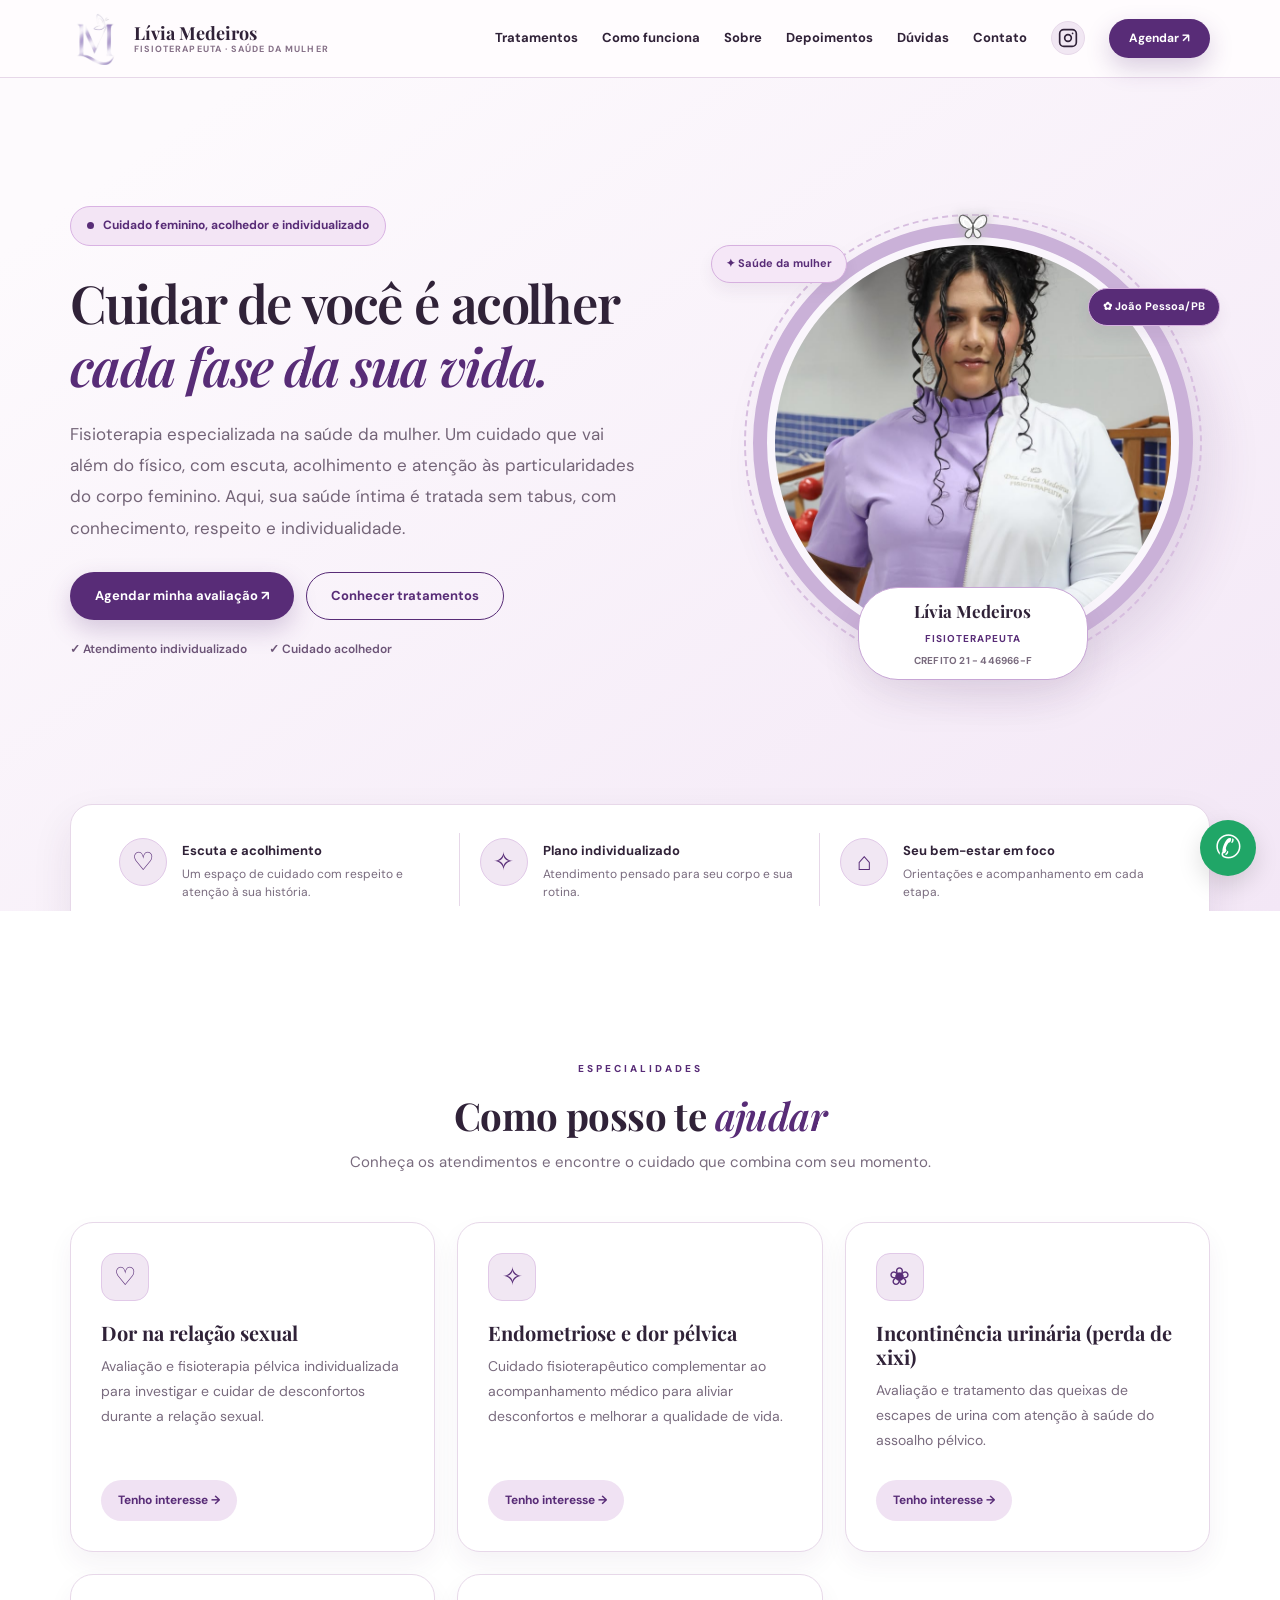
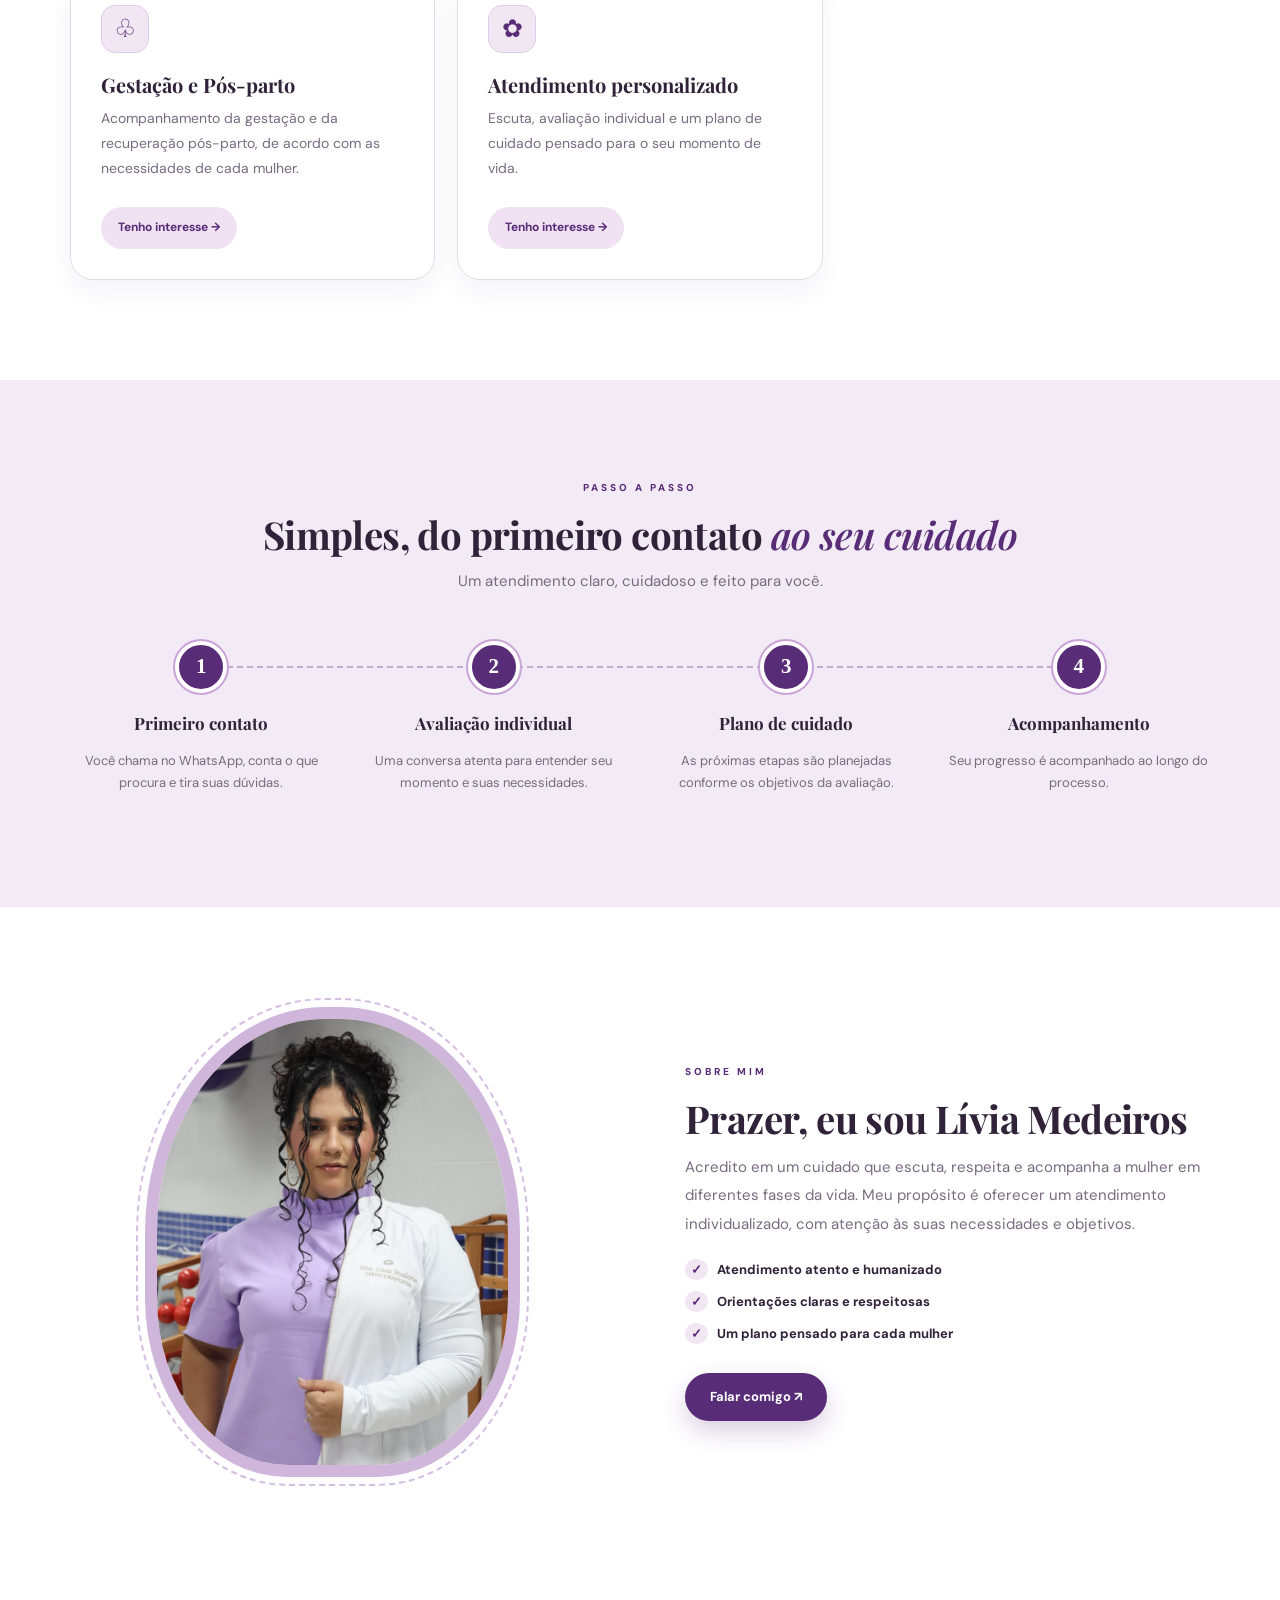
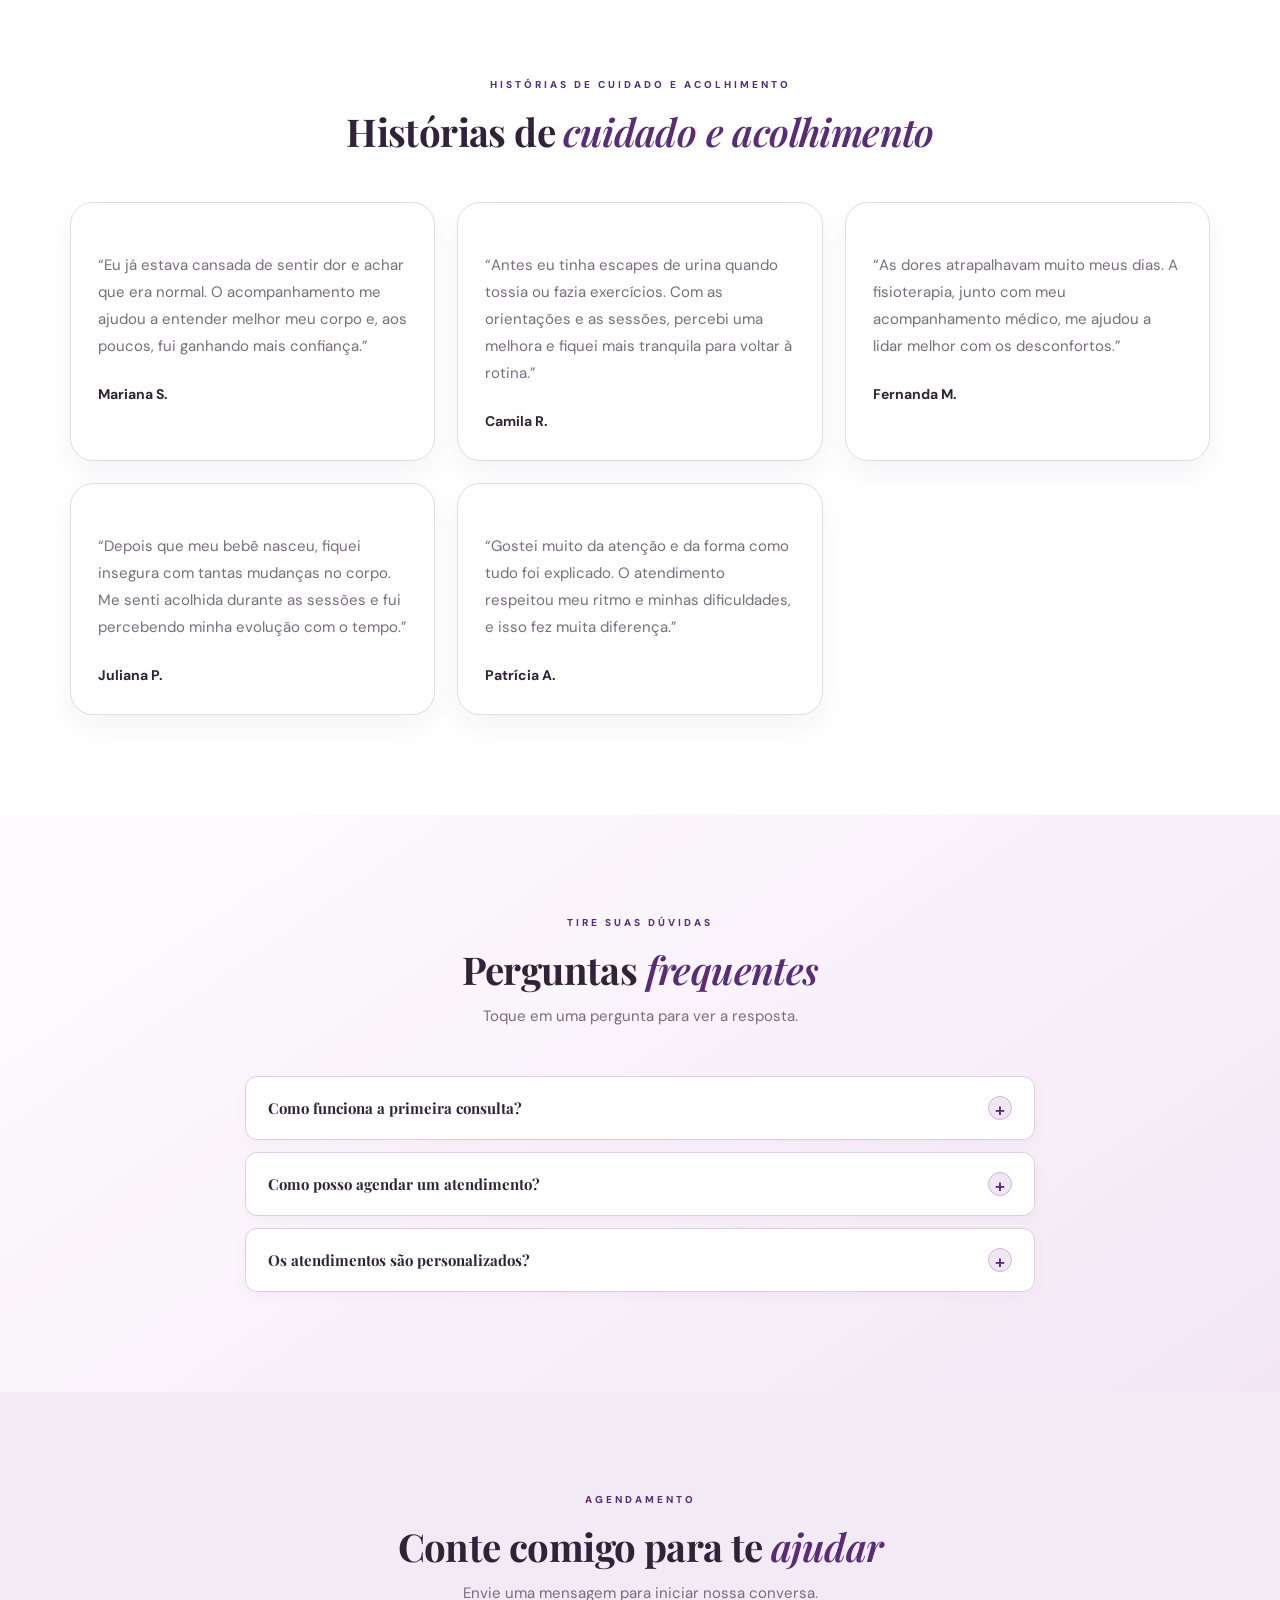
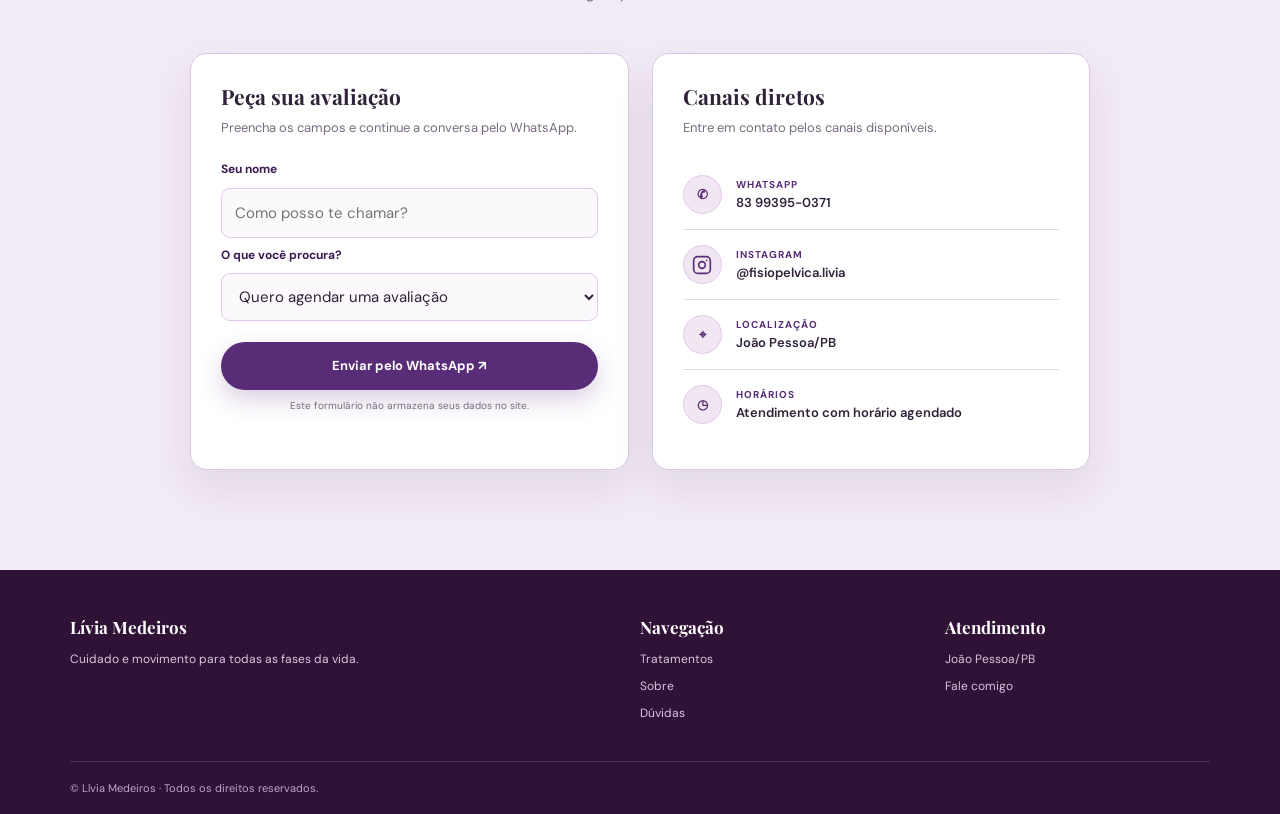
<file: index.html>
<!DOCTYPE html>
<html lang="pt-BR">
<head>
  <meta charset="UTF-8">
  <meta name="viewport" content="width=device-width, initial-scale=1">
  <meta name="theme-color" content="#572b79">
  <meta name="description" content="Lívia Medeiros — fisioterapia e saúde da mulher em João Pessoa/PB.">
  <title>Lívia Medeiros | Fisioterapia e Saúde da Mulher</title>
  <link rel="icon" type="image/png" href="assets/img/logo-livia.png">
  <link rel="preconnect" href="https://fonts.googleapis.com">
  <link rel="preconnect" href="https://fonts.gstatic.com" crossorigin>
  <link href="https://fonts.googleapis.com/css2?family=DM+Sans:wght@400;500;600;700&family=Playfair+Display:ital,wght@0,500;0,600;0,700;1,500;1,600&display=swap" rel="stylesheet">
  <link rel="stylesheet" href="assets/css/style.css">
  <script src="assets/js/data.js" defer></script>
  <script src="assets/js/supabase-config.js" defer></script>
  <script src="assets/js/supabase-client.js" defer></script>
  <script src="assets/js/site.js" defer></script>
</head>

<body>
  <header class="site-header">
    <div class="container header-inner">
      <a class="brand" href="#inicio" aria-label="Voltar ao início">
        <span class="brand-mark"><img class="brand-logo" src="assets/img/logo-livia.png" alt="Logomarca Lívia Medeiros"></span>
        <span class="brand-copy"><strong data-field="name">Lívia Medeiros</strong><small data-field="subtitle">FISIOTERAPEUTA · SAÚDE DA MULHER</small></span>
      </a>
      <button class="mobile-menu" type="button" aria-label="Abrir menu" aria-expanded="false" aria-controls="main-menu">☰</button>
      <nav class="nav" id="main-menu" aria-label="Navegação principal">
        <a href="#tratamentos">Tratamentos</a>
        <a href="#como-funciona">Como funciona</a>
        <a href="#sobre">Sobre</a>
        <a href="#depoimentos">Depoimentos</a>
        <a href="#duvidas">Dúvidas</a>
        <a href="#contato">Contato</a>
        <a class="instagram-link" id="header-instagram" hidden target="_blank" rel="noopener noreferrer" aria-label="Instagram"><svg viewBox="0 0 24 24" width="20" height="20" fill="none" stroke="currentColor" stroke-width="2" stroke-linecap="round" stroke-linejoin="round" aria-hidden="true"><rect x="2" y="2" width="20" height="20" rx="5"></rect><circle cx="12" cy="12" r="4"></circle><circle cx="17.5" cy="6.5" r="1" fill="currentColor" stroke="none"></circle></svg></a>
        <a class="btn btn-primary btn-small" id="header-book" href="#contato">Agendar ↗</a>
      </nav>
    </div>
  </header>
  <main>
    <section class="hero section-soft" id="inicio">
      <div class="container hero-grid">
        <div class="hero-copy">
          <div class="eyebrow-pill"><span class="dot"></span><span data-field="badge">Cuidado feminino, acolhedor e individualizado</span></div>
          <h1 id="hero-title">Cuidar de você é acolher <em>cada fase da sua vida.</em></h1>
          <p class="hero-description" data-field="description"></p>
          <div class="hero-actions">
            <a class="btn btn-primary" id="hero-book" href="#contato">Agendar minha avaliação ↗</a>
            <a class="btn btn-outline" href="#tratamentos">Conhecer tratamentos</a>
          </div>
          <div class="hero-trust"><span>✓ Atendimento individualizado</span><span>✓ Cuidado acolhedor</span></div>
        </div>
        <div class="portrait-area">
          <div class="portrait-ring">
            <div class="portrait-inner"><img data-photo src="assets/img/livia-perfil.png" alt="Retrato profissional de Lívia Medeiros"></div>
            <div class="butterfly-orbit" aria-hidden="true">
              <img src="assets/img/borboleta.svg" alt="">
            </div>
          </div>
          <div class="portrait-tag tag-top">✦ Saúde da mulher</div>
          <div class="portrait-tag tag-side">✿ <span data-field="city"></span></div>
          <div class="portrait-name"><strong data-field="name"></strong><small>FISIOTERAPEUTA</small><small class="crefito" data-field="crefito"></small></div>
        </div>
      </div>
      <div class="container trust-panel">
        <div class="trust-item"><span class="trust-icon">♡</span><div><strong>Escuta e acolhimento</strong><p>Um espaço de cuidado com respeito e atenção à sua história.</p></div></div>
        <div class="trust-item"><span class="trust-icon">✧</span><div><strong>Plano individualizado</strong><p>Atendimento pensado para seu corpo e sua rotina.</p></div></div>
        <div class="trust-item"><span class="trust-icon">⌂</span><div><strong>Seu bem-estar em foco</strong><p>Orientações e acompanhamento em cada etapa.</p></div></div>
      </div>
    </section>
    <section class="section-pad treatments" id="tratamentos">
      <div class="container">
        <div class="section-heading center"><span class="overline">ESPECIALIDADES</span><h2>Como posso te <em>ajudar</em></h2><p>Conheça os atendimentos e encontre o cuidado que combina com seu momento.</p></div>
        <div class="service-grid" id="service-grid"></div>
      </div>
    </section>
    <section class="section-pad steps-section section-lavender" id="como-funciona">
      <div class="container">
        <div class="section-heading center"><span class="overline">PASSO A PASSO</span><h2>Simples, do primeiro contato <em>ao seu cuidado</em></h2><p>Um atendimento claro, cuidadoso e feito para você.</p></div>
        <div class="steps-grid">
          <div class="step"><div class="step-number">1</div><h3>Primeiro contato</h3><p>Você chama no WhatsApp, conta o que procura e tira suas dúvidas.</p></div>
          <div class="step"><div class="step-number">2</div><h3>Avaliação individual</h3><p>Uma conversa atenta para entender seu momento e suas necessidades.</p></div>
          <div class="step"><div class="step-number">3</div><h3>Plano de cuidado</h3><p>As próximas etapas são planejadas conforme os objetivos da avaliação.</p></div>
          <div class="step"><div class="step-number">4</div><h3>Acompanhamento</h3><p>Seu progresso é acompanhado ao longo do processo.</p></div>
        </div>
      </div>
    </section>
    <section class="section-pad about-section" id="sobre">
      <div class="container about-grid">
        <div class="about-image"><div class="about-image-frame"><img data-photo src="assets/img/livia-perfil.png" alt="Lívia Medeiros"></div></div>
        <div class="about-text">
          <span class="overline">SOBRE MIM</span>
          <h2 data-field="aboutTitle"></h2>
          <div class="about-paragraph" data-field="about"></div>
          <ul class="check-list"><li>Atendimento atento e humanizado</li><li>Orientações claras e respeitosas</li><li>Um plano pensado para cada mulher</li></ul>
          <a class="btn btn-primary" id="about-book" href="#contato">Falar comigo ↗</a>
        </div>
      </div>
    </section>
    <section class="section-pad testimonials-section" id="depoimentos">
      <div class="container">
        <div class="section-heading center"><span class="overline">HISTÓRIAS DE CUIDADO E ACOLHIMENTO</span><h2>Histórias de <em>cuidado e acolhimento</em></h2></div>
        <div class="testimonial-grid" id="testimonial-grid"></div>
      </div>
    </section>
    <section class="section-pad faq-section section-soft" id="duvidas">
      <div class="container narrow">
        <div class="section-heading center"><span class="overline">TIRE SUAS DÚVIDAS</span><h2>Perguntas <em>frequentes</em></h2><p>Toque em uma pergunta para ver a resposta.</p></div>
        <div class="faq-list" id="faq-list"></div>
      </div>
    </section>
    <section class="section-pad contact-section section-lavender" id="contato">
      <div class="container">
        <div class="section-heading center"><span class="overline">AGENDAMENTO</span><h2>Conte comigo para te <em>ajudar</em></h2><p>Envie uma mensagem para iniciar nossa conversa.</p></div>
        <div class="contact-grid">
          <div class="contact-card">
            <h3>Peça sua avaliação</h3>
            <p>Preencha os campos e continue a conversa pelo WhatsApp.</p>
            <form id="contact-form">
              <label for="contact-name">Seu nome</label>
              <input id="contact-name" placeholder="Como posso te chamar?" maxlength="80" required>
              <label for="contact-service">O que você procura?</label>
              <select id="contact-service"><option value="uma avaliação">Quero agendar uma avaliação</option></select>
              <button class="btn btn-primary btn-full" type="submit">Enviar pelo WhatsApp ↗</button>
              <small>Este formulário não armazena seus dados no site.</small>
            </form>
          </div>
          <div class="contact-card">
            <h3>Canais diretos</h3>
            <p>Entre em contato pelos canais disponíveis.</p>
            <div class="contact-detail"><span class="contact-icon">✆</span><div><small>WHATSAPP</small><span id="contact-whatsapp">Em breve</span></div></div>
            <div class="contact-detail"><span class="contact-icon"><svg viewBox="0 0 24 24" width="20" height="20" fill="none" stroke="currentColor" stroke-width="2" stroke-linecap="round" stroke-linejoin="round" aria-hidden="true"><rect x="2" y="2" width="20" height="20" rx="5"></rect><circle cx="12" cy="12" r="4"></circle><circle cx="17.5" cy="6.5" r="1" fill="currentColor" stroke="none"></circle></svg></span><div><small>INSTAGRAM</small><span id="contact-instagram">Em breve</span></div></div>
            <div class="contact-detail"><span class="contact-icon">⌖</span><div><small>LOCALIZAÇÃO</small><span id="contact-address"></span></div></div>
            <div class="contact-detail"><span class="contact-icon">◷</span><div><small>HORÁRIOS</small><span data-field="hours"></span></div></div>
          </div>
        </div>
      </div>
    </section>
  </main>
  <footer class="site-footer">
    <div class="container footer-content">
      <div><strong data-field="name"></strong><p data-field="footer"></p></div>
      <div><strong>Navegação</strong><a href="#tratamentos">Tratamentos</a><a href="#sobre">Sobre</a><a href="#duvidas">Dúvidas</a></div>
      <div><strong>Atendimento</strong><p data-field="city"></p><a href="#contato">Fale comigo</a></div>
    </div>
    <div class="container footer-bottom">© Lívia Medeiros · Todos os direitos reservados.</div>
  </footer>
  <a class="floating-whats" id="floating-whats" hidden aria-label="Conversar no WhatsApp" target="_blank" rel="noopener noreferrer">✆</a>
</body>
</html>
</file>
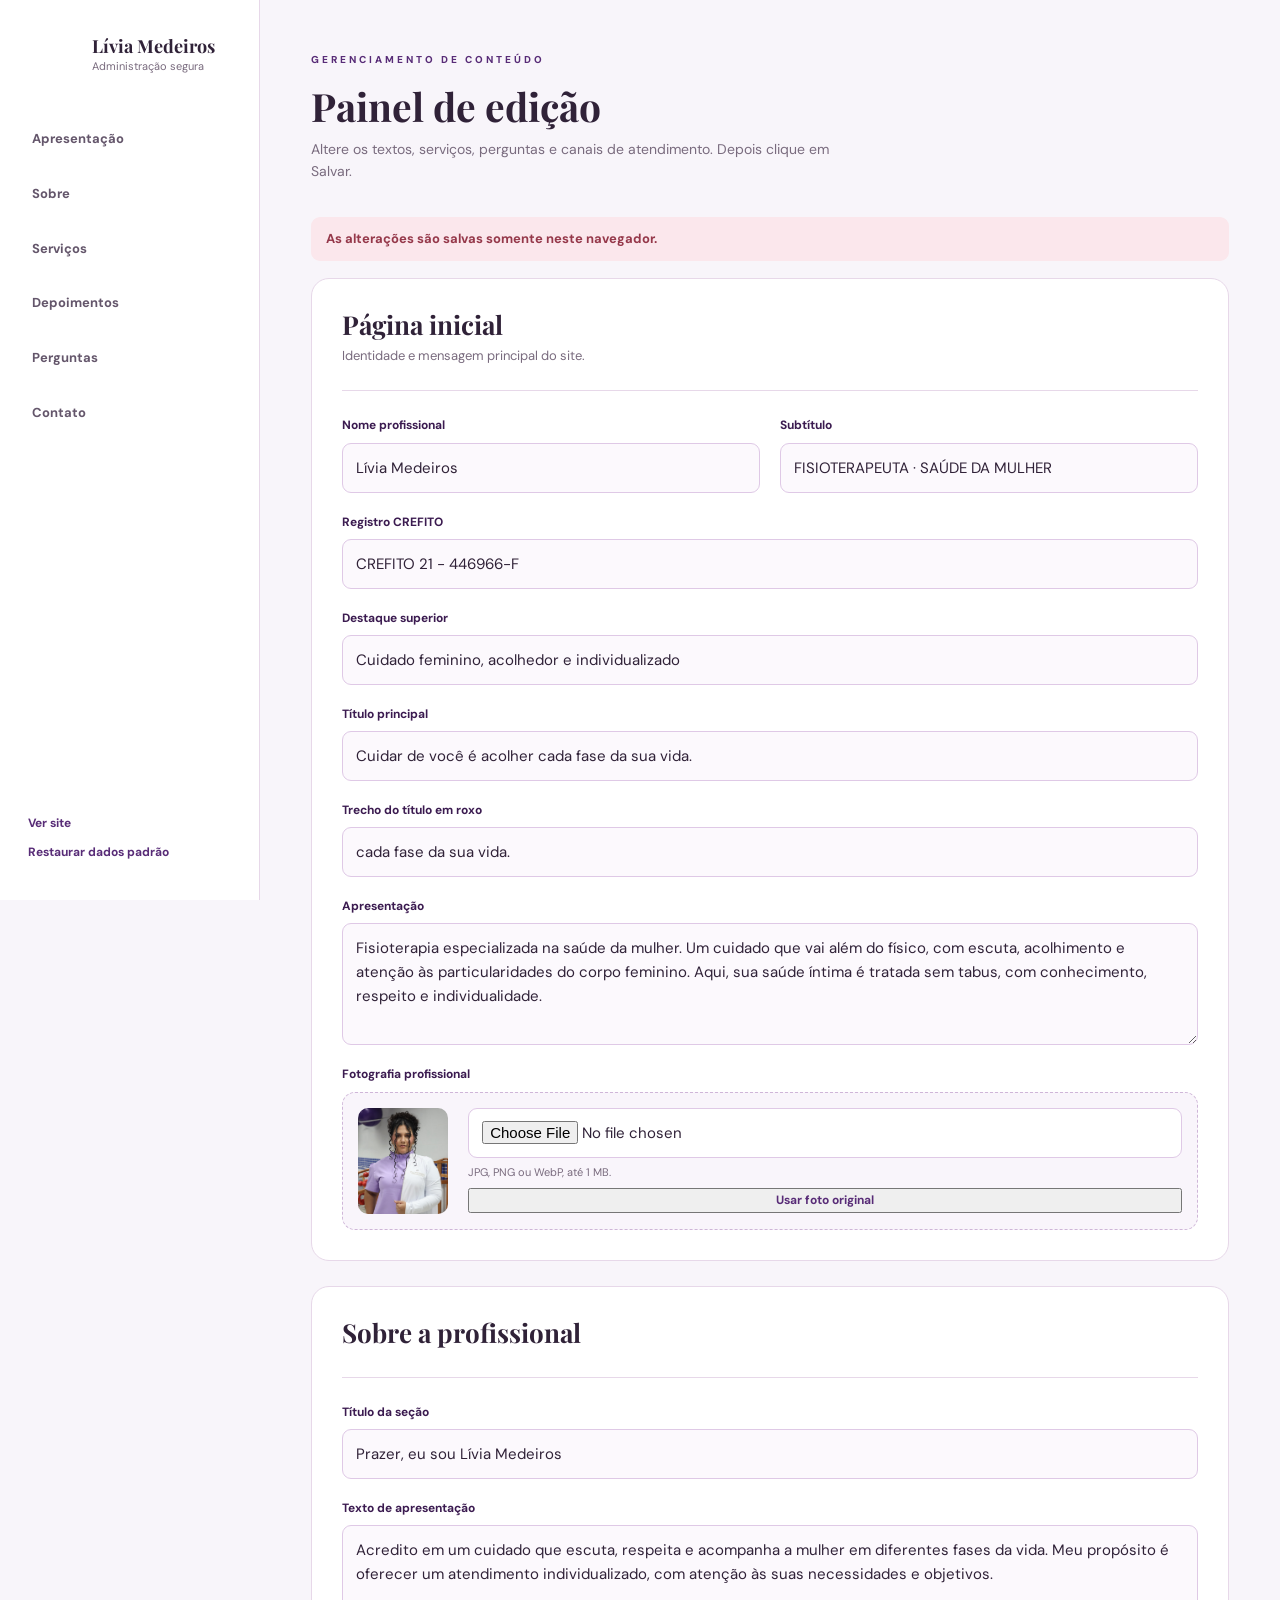
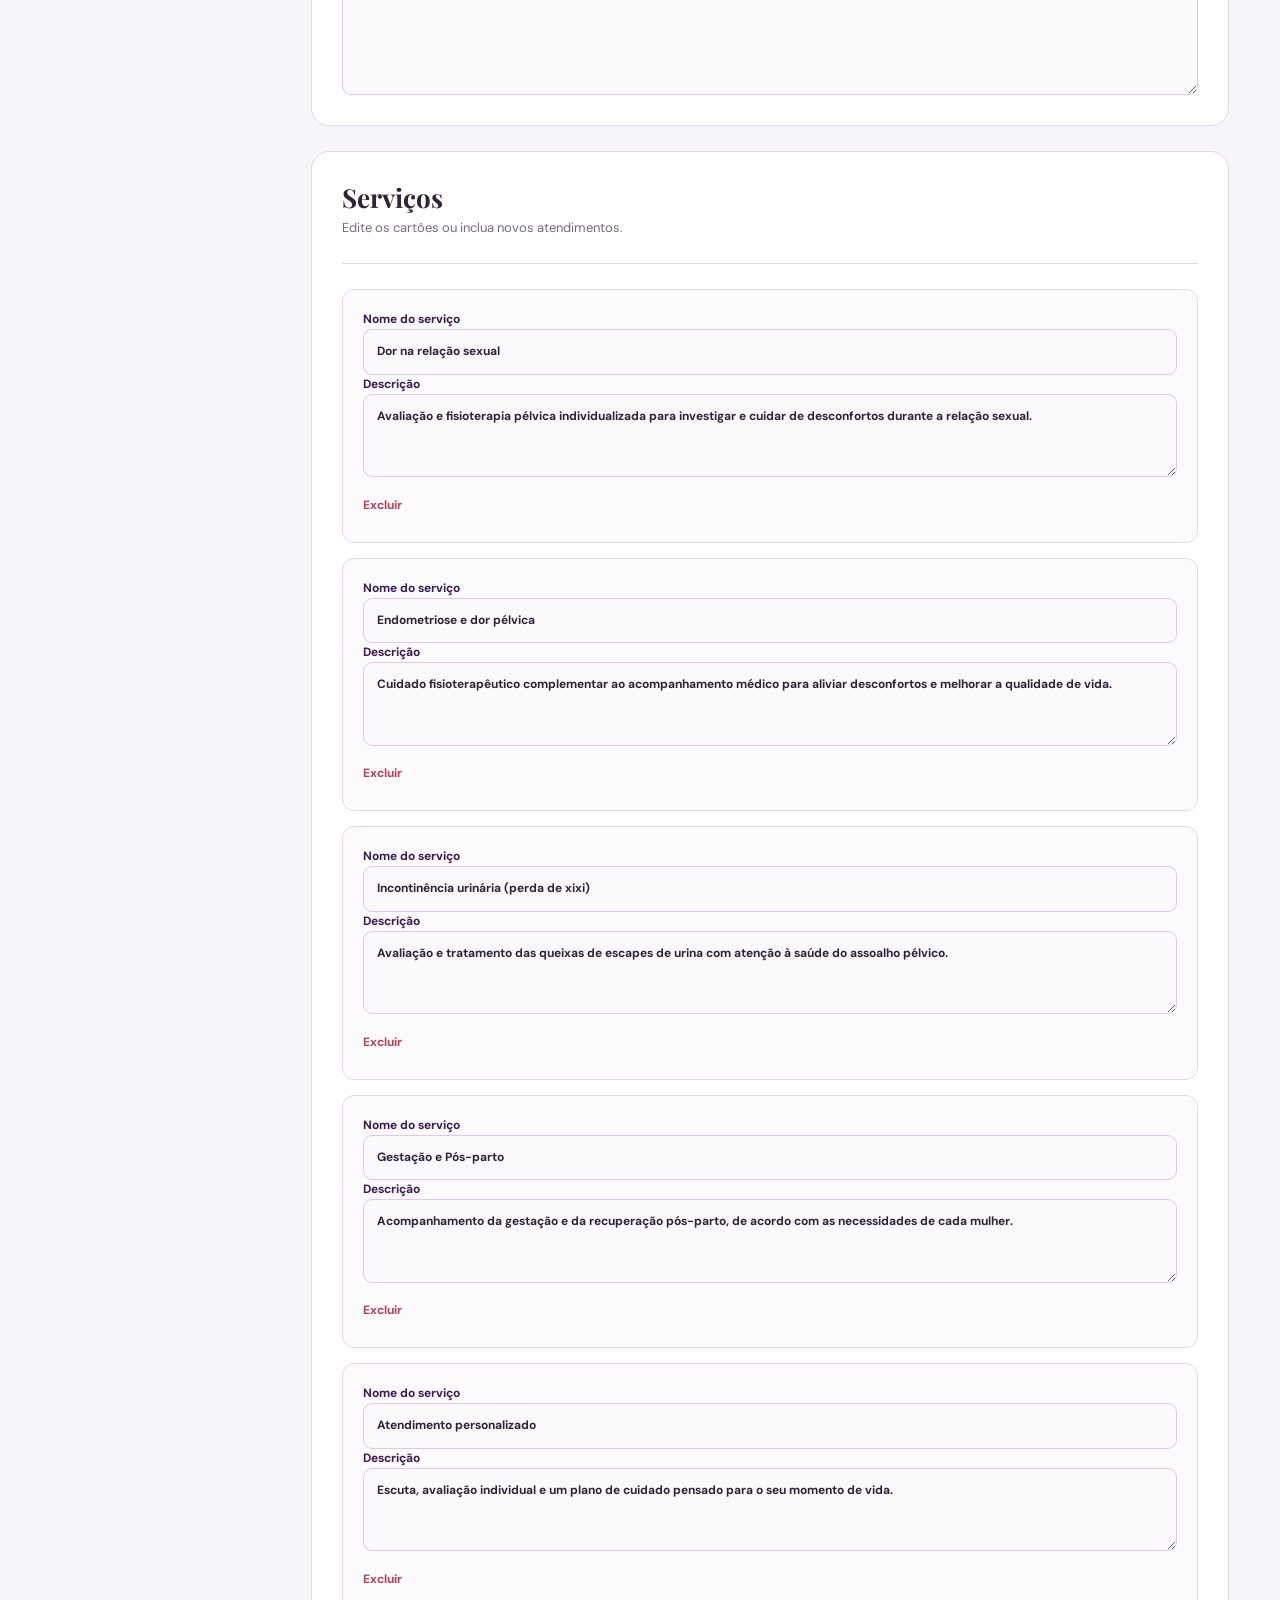
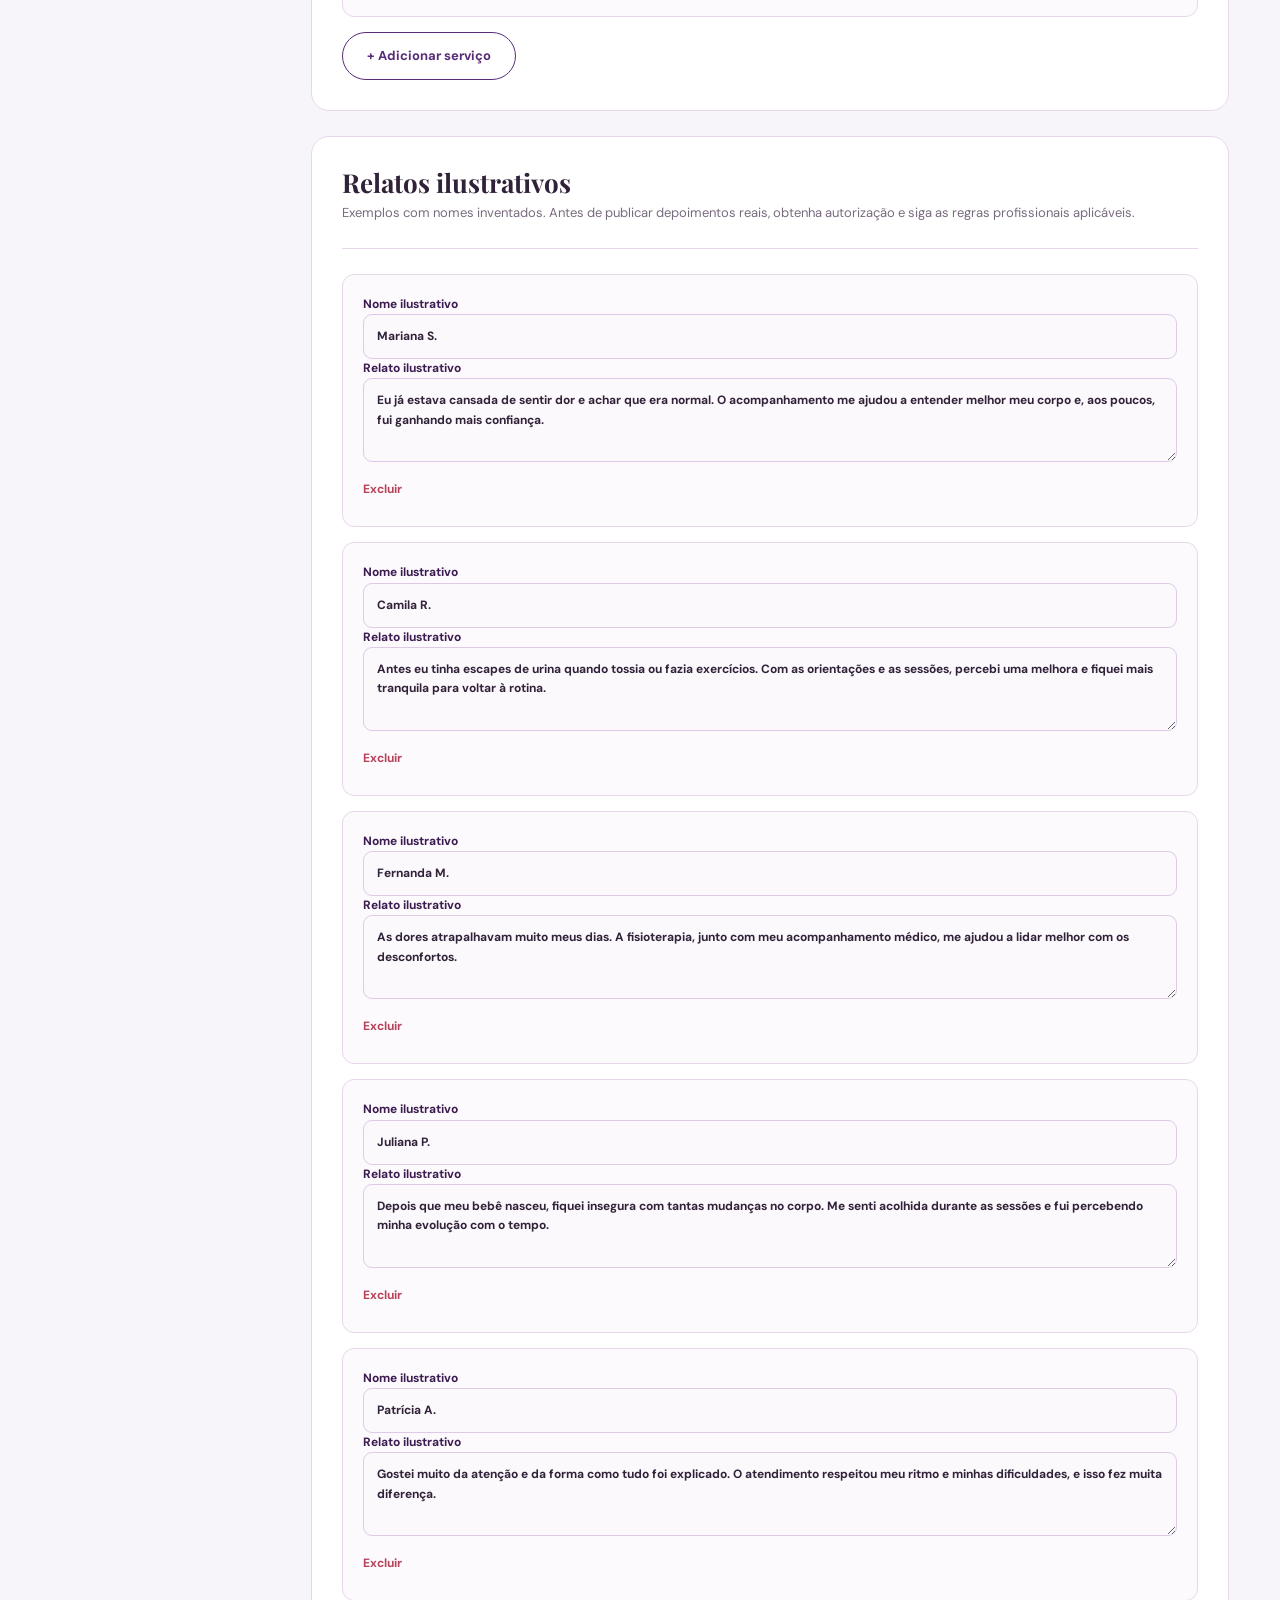
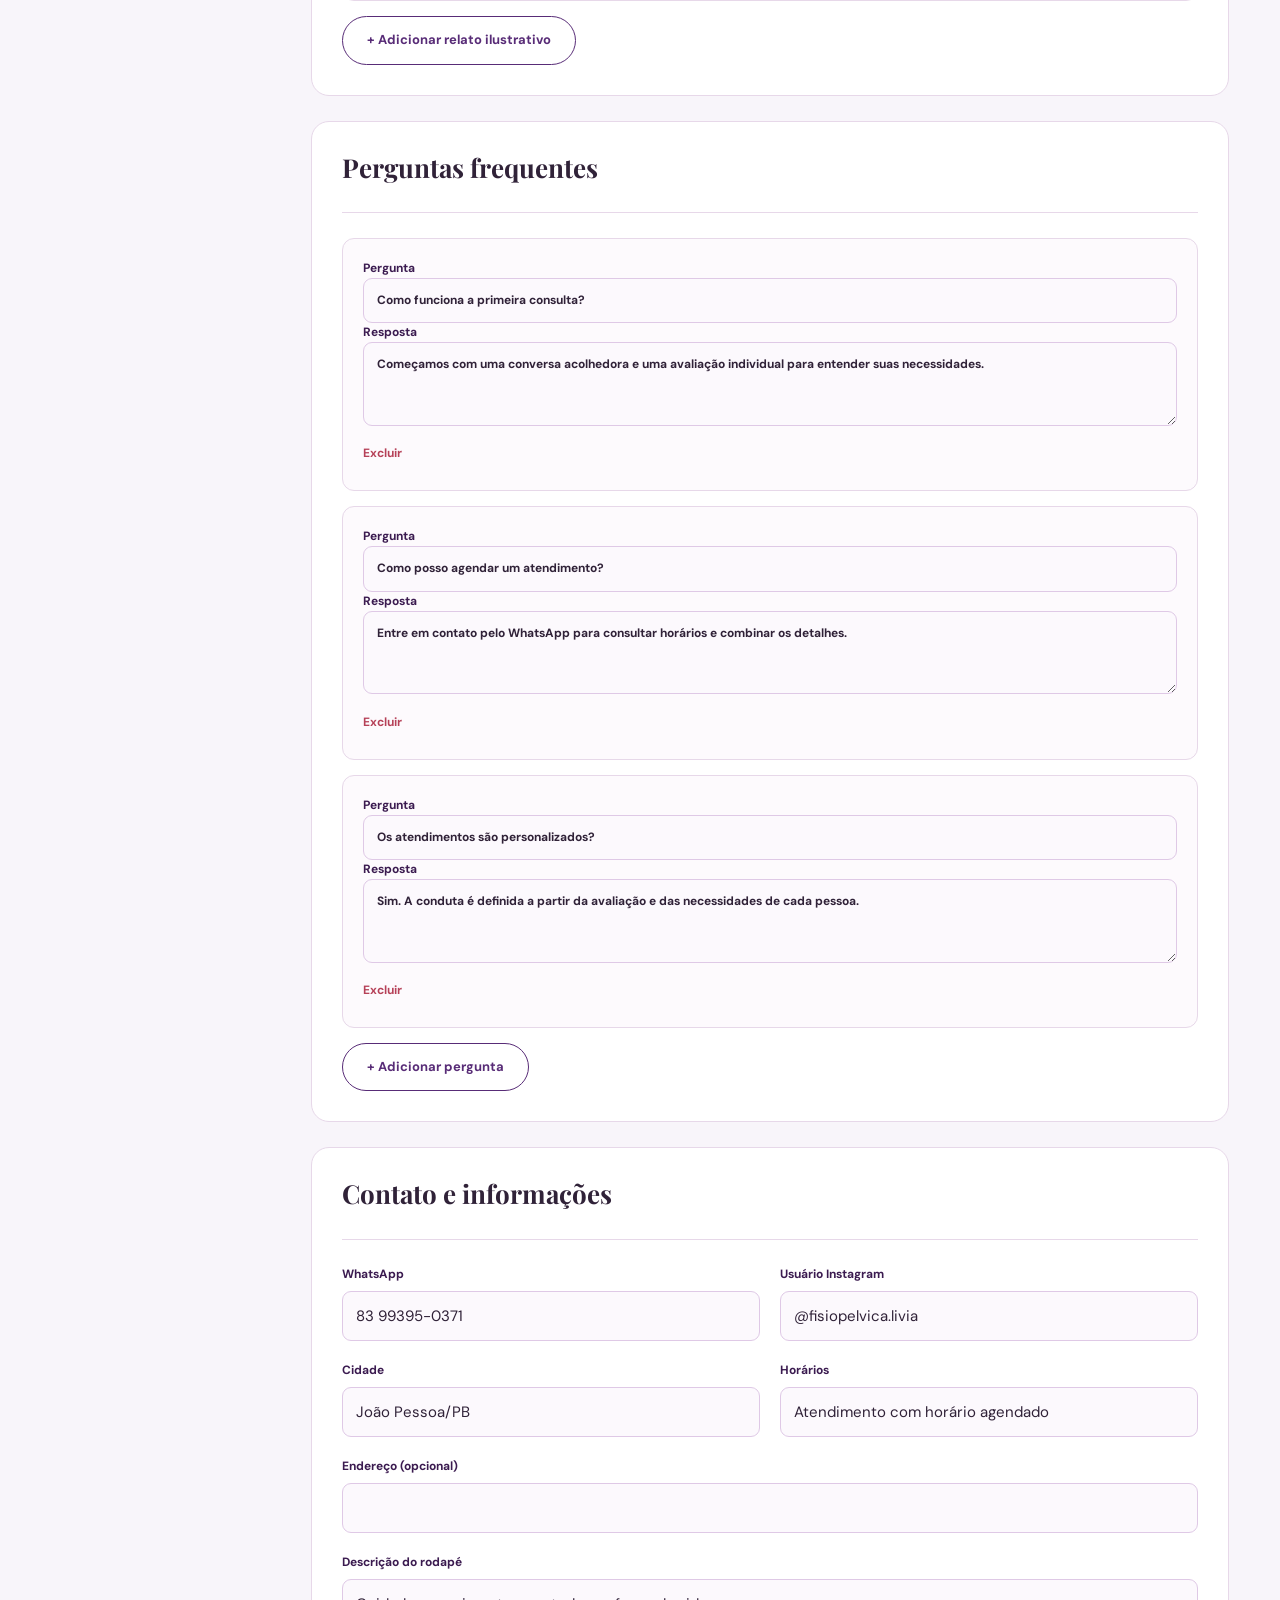
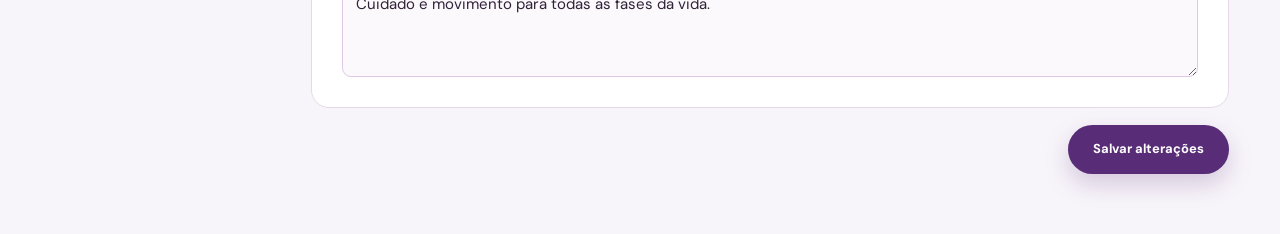
<file: admin.html>
<!DOCTYPE html>
<html lang="pt-BR">
<head>
  <meta charset="UTF-8">
  <meta name="viewport" content="width=device-width, initial-scale=1">
  <meta name="robots" content="noindex,nofollow">
  <title>Admin | Lívia Medeiros</title>
  <link rel="icon" type="image/png" href="assets/img/logo-livia.png">
  <link rel="preconnect" href="https://fonts.googleapis.com">
  <link rel="preconnect" href="https://fonts.gstatic.com" crossorigin>
  <link href="https://fonts.googleapis.com/css2?family=DM+Sans:wght@400;500;600;700&family=Playfair+Display:wght@500;600;700&display=swap" rel="stylesheet">
  <link rel="stylesheet" href="assets/css/style.css">
  <script src="assets/js/data.js" defer></script>
  <script src="assets/js/supabase-config.js" defer></script>
  <script src="assets/js/supabase-client.js" defer></script>
  <script src="assets/js/admin.js" defer></script>
</head>
<body>
  <section class="admin-login" id="login-section">
    <form id="login-form" class="admin-panel admin-login-card">
      <span class="overline">ÁREA RESTRITA</span>
      <h1>Painel da Lívia</h1>
      <p>Entre com o e-mail e a senha cadastrados no Supabase.</p>
      <div class="field"><label for="login-email">E-mail</label><input id="login-email" type="email" autocomplete="username" required></div>
      <div class="field"><label for="login-password">Senha</label><input id="login-password" type="password" autocomplete="current-password" required></div>
      <button type="submit" class="btn btn-primary">Entrar</button>
      <p id="login-feedback" class="flash error" role="alert" hidden></p>
      <a class="back-link" href="index.html">Voltar ao site</a>
    </form>
  </section>
  <div class="admin-shell" id="admin-shell" hidden>
    <aside class="admin-sidebar">
      <div class="admin-brand"><span class="brand-mark">LM</span><span><strong>Lívia Medeiros</strong><small>Administração segura</small></span></div>
      <nav class="admin-nav" aria-label="Seções do editor">
        <a href="#apresentacao">Apresentação</a>
        <a href="#sobre">Sobre</a>
        <a href="#servicos">Serviços</a>
        <a href="#depoimentos">Depoimentos</a>
        <a href="#perguntas">Perguntas</a>
        <a href="#contato">Contato</a>
      </nav>
      <div class="sidebar-bottom"><a href="index.html" target="_blank" rel="noopener">Ver site</a><button id="reset" type="button" hidden>Restaurar dados padrão</button><button id="logout" type="button">Sair com segurança</button></div>
    </aside>
    <main class="admin-main">
      <div class="admin-top"><div><span class="overline">GERENCIAMENTO DE CONTEÚDO</span><h1>Painel de edição</h1><p>Altere os textos, serviços, perguntas e canais de atendimento. Depois clique em Salvar.</p></div></div>
      <div class="flash error" id="local-editor-note" role="note" hidden>As alterações são salvas somente neste navegador.</div>
      <form id="editor-form" method="post">
        <section class="admin-panel" id="apresentacao">
          <div class="admin-section-head"><h2>Página inicial</h2><p>Identidade e mensagem principal do site.</p></div>
          <div class="admin-fields two-col">
            <div class="field"><label for="name">Nome profissional</label><input id="name" name="name" maxlength="100" required></div>
            <div class="field"><label for="subtitle">Subtítulo</label><input id="subtitle" name="subtitle" maxlength="120"></div>
            <div class="field span-2"><label for="crefito">Registro CREFITO</label><input id="crefito" name="crefito" maxlength="80"></div>
            <div class="field span-2"><label for="badge">Destaque superior</label><input id="badge" name="badge" maxlength="150"></div>
            <div class="field span-2"><label for="title">Título principal</label><input id="title" name="title" maxlength="220" required></div>
            <div class="field span-2"><label for="highlight">Trecho do título em roxo</label><input id="highlight" name="highlight" maxlength="120"></div>
            <div class="field span-2"><label for="description">Apresentação</label><textarea id="description" name="description" rows="4" maxlength="1000"></textarea></div>
          </div>
          <div class="field" style="margin-top:20px"><label for="photo">Fotografia profissional</label>
            <div class="photo-edit"><img id="photo-preview" src="assets/img/livia-perfil.png" alt="Prévia da foto"><div><input id="photo" type="file" accept="image/jpeg,image/png,image/webp"><small>JPG, PNG ou WebP, até 1 MB.</small><button id="restore-photo" type="button" class="back-link">Usar foto original</button></div></div>
          </div>
        </section>
        <section class="admin-panel" id="sobre">
          <div class="admin-section-head"><h2>Sobre a profissional</h2></div>
          <div class="admin-fields"><div class="field"><label for="aboutTitle">Título da seção</label><input id="aboutTitle" name="aboutTitle" maxlength="120"></div><div class="field"><label for="about">Texto de apresentação</label><textarea id="about" name="about" rows="6" maxlength="2500"></textarea></div></div>
        </section>
        <section class="admin-panel" id="servicos">
          <div class="admin-section-head"><h2>Serviços</h2><p>Edite os cartões ou inclua novos atendimentos.</p></div>
          <div id="services-editor"></div>
          <button class="btn btn-outline" type="button" id="add-service">+ Adicionar serviço</button>
        </section>
        <section class="admin-panel" id="depoimentos">
          <div class="admin-section-head"><h2>Relatos ilustrativos</h2><p>Exemplos com nomes inventados. Antes de publicar depoimentos reais, obtenha autorização e siga as regras profissionais aplicáveis.</p></div>
          <div id="testimonials-editor"></div>
          <button class="btn btn-outline" type="button" id="add-testimonial">+ Adicionar relato ilustrativo</button>
        </section>
        <section class="admin-panel" id="perguntas">
          <div class="admin-section-head"><h2>Perguntas frequentes</h2></div>
          <div id="faqs-editor"></div>
          <button class="btn btn-outline" type="button" id="add-faq">+ Adicionar pergunta</button>
        </section>
        <section class="admin-panel" id="contato">
          <div class="admin-section-head"><h2>Contato e informações</h2></div>
          <div class="admin-fields two-col">
            <div class="field"><label for="whatsapp">WhatsApp</label><input id="whatsapp" name="whatsapp" maxlength="25" inputmode="tel"></div>
            <div class="field"><label for="instagram">Usuário Instagram</label><input id="instagram" name="instagram" maxlength="31"></div>
            <div class="field"><label for="city">Cidade</label><input id="city" name="city" maxlength="100"></div>
            <div class="field"><label for="hours">Horários</label><input id="hours" name="hours" maxlength="150"></div>
            <div class="field span-2"><label for="address">Endereço (opcional)</label><input id="address" name="address" maxlength="250"></div>
            <div class="field span-2"><label for="footer">Descrição do rodapé</label><textarea id="footer" name="footer" rows="3" maxlength="350"></textarea></div>
          </div>
        </section>
        <div class="save-row"><button class="btn btn-primary" type="submit">Salvar alterações</button></div>
        <p id="save-feedback" class="flash success" role="status" hidden></p>
      </form>
      <p class="admin-foot" id="publication-note">As alterações são publicadas no site após clicar em Salvar.</p>
    </main>
  </div>
</body>
</html>
</file>
<file: assets/css/style.css>
:root {
  --purple:#582c77;
  --purple-dark:#3b1b50;
  --purple-mid:#8156a0;
  --lavender:#eadff0;
  --light:#f9f5fb;
  --blush:#f1e7f3;
  --ink:#302238;
  --muted:#796b7e;
  --line:#e7d8e9;
  --white:#fff;
  --shadow:0 18px 42px rgba(66,31,77,.09)}

* {
  box-sizing:border-box}
html {
  scroll-behavior:smooth;
  scroll-padding-top:85px}
body {
  margin:0;
  font-family:'DM Sans',Arial,sans-serif;
  color:var(--ink);
  background:#fff;
  font-size:15px;
  line-height:1.6}
h1,h2,h3,p {
  margin-top:0}
h1,h2,h3 {
  line-height:1.2}
h1,h2,h3,.brand-copy strong {
  font-family:'Playfair Display',Georgia,serif}
h1 em,h2 em {
  color:var(--purple);
  font-weight:600}
a {
  color:inherit;
  text-decoration:none}
button,input,select,textarea {
  font:inherit}
button {
  cursor:pointer}
img {
  display:block;
  max-width:100%}
.container {
  width:min(1140px,calc(100% - 42px));
  margin-inline:auto}
.section-pad {
  padding:100px 0}
.section-soft {
  background:linear-gradient(145deg,#fdfafd 10%,#f3e7f6 100%)}
.section-lavender {
  background:#f2eaf5}
.site-header {
  height:78px;
  position:sticky;
  top:0;
  background:rgba(255,252,254,.95);
  z-index:20;
  border-bottom:1px solid var(--line);
  backdrop-filter:blur(15px)}
.header-inner {
  height:100%;
  display:flex;
  align-items:center;
  justify-content:space-between;
  gap:24px}
.brand,.admin-brand {
  display:flex;
  align-items:center;
  gap:12px;
  min-width:0}
.brand-mark {
  display:flex;
  align-items:center;
  justify-content:center;
  flex:none;
  width:52px;
  height:52px;
  color:white}
.brand-logo {
  display:block;
  width:100%;
  height:100%;
  object-fit:contain}
.brand-copy {
  display:flex;
  flex-direction:column;
  line-height:1.25;
  white-space:nowrap}
.brand-copy strong {
  font-size:18px}
.brand-copy small {
  font-size:9px;
  letter-spacing:1.05px;
  font-weight:700;
  color:#857087}
.nav {
  display:flex;
  gap:24px;
  align-items:center;
  font-weight:700;
  font-size:13px}
.nav>a:not(.btn):hover {
  color:var(--purple-mid)}
.instagram-link {
  width:34px;
  height:34px;
  border-radius:50%;
  background:var(--blush);
  border:1px solid var(--line);
  display:grid;
  place-items:center;
  font-size:24px}
.mobile-menu {
  display:none;
  background:transparent;
  border:0;
  color:var(--purple);
  font-size:26px}
.btn {
  border:1px solid transparent;
  border-radius:50px;
  padding:14px 24px;
  display:inline-flex;
  gap:12px;
  justify-content:center;
  align-items:center;
  font-size:13px;
  font-weight:700;
  line-height:1.4;
  transition:transform .2s,box-shadow .2s;
  white-space:normal;
  text-align:center}
.btn:hover {
  transform:translateY(-2px)}
.btn-primary {
  background:var(--purple);
  color:#fff;
  box-shadow:0 10px 24px rgba(85,39,117,.22)}
.btn-outline {
  border-color:var(--purple);
  color:var(--purple);
  background:transparent}
.btn-outline:hover {
  background:#f4eaf9}
.btn-small {
  padding:10px 19px;
  font-size:12px}
.btn-full {
  width:100%}
.hero {
  padding:100px 0 24px;
  overflow:hidden}
.hero-grid {
  display:grid;
  grid-template-columns:1.13fr .87fr;
  align-items:center;
  gap:50px;
  min-height:530px}
.hero-copy {
  padding-bottom:20px}
.eyebrow-pill {
  border-radius:50px;
  border:1px solid #d9b2e3;
  background:#f3e5f5;
  display:inline-flex;
  align-items:center;
  gap:9px;
  font-size:12px;
  color:var(--purple);
  font-weight:700;
  padding:9px 16px;
  margin-bottom:25px}
.dot {
  height:7px;
  width:7px;
  border-radius:50%;
  background:var(--purple)}
.hero h1 {
  font-size:clamp(41px,4.1vw,67px);
  letter-spacing:-1.6px;
  font-weight:600;
  margin-bottom:22px;
  max-width:690px}
.hero-description {
  font-size:17px;
  color:#736477;
  line-height:1.85;
  max-width:575px;
  margin-bottom:28px}
.hero-actions {
  display:flex;
  flex-wrap:wrap;
  gap:12px;
  margin-bottom:20px}
.hero-trust {
  display:flex;
  flex-wrap:wrap;
  gap:22px;
  color:#6c5477;
  font-size:12px;
  font-weight:600}
.portrait-area {
  height:520px;
  position:relative;
  display:flex;
  align-items:center;
  justify-content:center}
.portrait-ring {
  width:440px;
  max-width:100%;
  height:440px;
  border:14px solid #cab1d8;
  border-radius:50%;
  padding:8px;
  box-shadow:20px 20px 50px rgba(84,44,107,.12);
  background:#faf6fc;
  outline:2px dashed #d7bedf;
  outline-offset:7px;
  position:relative}
.portrait-inner {
  width:100%;
  height:100%;
  border-radius:50%;
  overflow:hidden;
  background:#eee}
.portrait-inner img {
  height:100%;
  width:100%;
  object-fit:cover;
  object-position:center 25%}
.portrait-tag {
  position:absolute;
  border-radius:40px;
  padding:9px 14px;
  background:#f5e7f7;
  border:1px solid #d6b0df;
  font-size:11px;
  color:var(--purple);
  font-weight:700;
  box-shadow:0 8px 16px #3b1b5010}
.tag-top {
  top:62px;
  left:-25px}
.tag-side {
  right:-10px;
  top:105px;
  background:var(--purple);
  color:white}
.portrait-name {
  position:absolute;
  bottom:23px;
  left:50%;
  transform:translateX(-50%);
  z-index: 3;
  border:1px solid #c7a5d5;
  background:#fff;
  border-radius:40px;
  padding:10px 34px;
  min-width:230px;
  text-align:center;
  box-shadow:var(--shadow)}
.portrait-name strong {
  font-family:'Playfair Display',serif;
  display:block;
  font-size:17px;
  white-space:nowrap}
.portrait-name small {
  font-size:10px;
  color:var(--purple);
  font-weight:700;
  letter-spacing:1px}
.trust-panel {
  background:#fff;
  display:grid;
  grid-template-columns:repeat(3,1fr);
  border:1px solid var(--line);
  border-radius:22px;
  padding:28px;
  margin-top:48px;
  box-shadow:var(--shadow);
  position:relative;
  bottom:-48px}
.trust-item {
  display:flex;
  gap:15px;
  padding:5px 20px;
  border-right:1px solid var(--line)}
.trust-item:last-child {
  border:0}
.trust-icon,.service-icon,.contact-icon {
  flex:none;
  width:48px;
  height:48px;
  background:var(--blush);
  border:1px solid #e1c9e8;
  color:var(--purple);
  display:grid;
  place-items:center;
  border-radius:50%;
  font-size:25px}
.trust-item strong {
  font-size:13px}
.trust-item p {
  font-size:12px;
  margin:3px 0 0;
  color:var(--muted);
  line-height:1.5}
.treatments {
  padding-top:150px}
.section-heading {
  margin-bottom:48px}
.section-heading.center {
  text-align:center}
.overline {
  display:block;
  color:var(--purple);
  font-size:10px;
  letter-spacing:3px;
  font-weight:800;
  margin-bottom:15px}
.section-heading h2,.about-text h2 {
  font-size:clamp(33px,3vw,46px);
  letter-spacing:-.6px;
  margin-bottom:12px}
.section-heading p {
  color:var(--muted);
  margin:0}
.service-grid {
  display:grid;
  grid-template-columns:repeat(3,minmax(0,1fr));
  gap:22px}
.service-card {
  border:1px solid var(--line);
  border-radius:23px;
  padding:30px;
  background:#fff;
  box-shadow:0 12px 26px rgba(75,33,90,.055);
  display:flex;
  flex-direction:column;
  align-items:flex-start;
  min-height:292px;
  transition:transform .2s,box-shadow .2s}
.service-card:hover {
  transform:translateY(-4px);
  box-shadow:var(--shadow)}
.service-icon {
  border-radius:14px;
  margin-bottom:20px}
.service-card h3 {
  font-size:20px;
  margin-bottom:9px}
.service-card p {
  font-size:14px;
  color:var(--muted);
  line-height:1.8;
  flex:1}
.pill-link {
  font-size:12px;
  font-weight:700;
  background:#f0e2f3;
  color:var(--purple);
  border-radius:25px;
  padding:11px 17px;
  display:inline-flex;
  gap:8px;
  margin-top:12px}
.steps-grid {
  display:grid;
  grid-template-columns:repeat(4,1fr);
  gap:30px;
  position:relative}
.steps-grid:before {
  content:'';
  position:absolute;
  top:25px;
  left:12%;
  right:12%;
  border-top:2px dashed #c9abd2}
.step {
  text-align:center;
  position:relative}
.step-number {
  width:52px;
  height:52px;
  border-radius:50%;
  display:grid;
  place-items:center;
  margin:0 auto 20px;
  background:var(--purple);
  border:4px solid #fff;
  outline:2px solid #c9a4d7;
  color:white;
  font:700 21px Georgia,serif}
.step h3 {
  font-size:17px}
.step p {
  font-size:13px;
  color:var(--muted);
  line-height:1.7}
.about-grid {
  display:grid;
  grid-template-columns:1fr 1fr;
  gap:90px;
  align-items:center}
.about-image {
  display:flex;
  justify-content:center}
.about-image-frame {
  width:375px;
  height:470px;
  border-radius:48% 48% 38% 38%;
  border:12px solid #d1b6dc;
  overflow:hidden;
  outline:2px dashed #d5bfe0;
  outline-offset:7px}
.about-image-frame img {
  width:100%;
  height:100%;
  object-fit:cover;
  object-position:center top}
.about-paragraph {
  font-size:15px;
  color:var(--muted);
  white-space:pre-line;
  line-height:1.9}
.check-list {
  padding:0;
  list-style:none;
  margin:22px 0 28px}
.check-list li {
  margin-bottom:11px;
  font-size:13px;
  font-weight:700}
.check-list li:before {
  content:'✓';
  color:var(--purple);
  background:var(--blush);
  border-radius:50%;
  padding:2px 6px;
  margin-right:9px}
.narrow {
  max-width:790px}
.faq-list {
  display:grid;
  gap:12px}
.faq-item {
  background:#fff;
  border:1px solid #dfcde6;
  border-radius:12px;
  box-shadow:0 5px 13px #3b1b5008}
.faq-item summary {
  list-style:none;
  cursor:pointer;
  padding:19px 22px;
  font-weight:700;
  font-family:'Playfair Display',serif;
  display:flex;
  justify-content:space-between;
  gap:15px;
  align-items:center}
.faq-item summary::-webkit-details-marker {
  display:none}
.faq-item p {
  padding:0 22px 18px;
  color:var(--muted);
  font-size:14px;
  margin:0}
.faq-plus {
  background:var(--blush);
  color:var(--purple);
  border:1px solid #d4b3de;
  display:grid;
  place-items:center;
  min-width:24px;
  height:24px;
  border-radius:50%;
  font-family:Arial;
  font-size:17px}
.faq-item[open] .faq-plus {
  transform:rotate(45deg)}
.contact-grid {
  display:grid;
  grid-template-columns:1fr 1fr;
  max-width:900px;
  margin:auto;
  gap:23px}
.contact-card {
  padding:30px;
  border:1px solid #dcc8e4;
  border-radius:17px;
  background:white;
  box-shadow:var(--shadow)}
.contact-card h3 {
  font-size:21px;
  margin-bottom:8px}
.contact-card>p {
  color:var(--muted);
  font-size:13px;
  margin-bottom:22px}
.contact-card form {
  display:grid;
  gap:8px}
.contact-card label,.field label {
  display:block;
  font-size:12px;
  font-weight:700;
  color:var(--purple-dark)}
.contact-card input,.contact-card select,.field input,.field textarea {
  width:100%;
  border:1px solid #dfc9e6;
  border-radius:9px;
  background:#fcf9fd;
  padding:12px 13px;
  outline:none;
  color:var(--ink);
  min-width:0}
.contact-card input:focus,.contact-card select:focus,.field input:focus,.field textarea:focus {
  border-color:var(--purple);
  box-shadow:0 0 0 3px #c5a5d540}
.contact-card form .btn {
  margin-top:13px}
.contact-card form small {
  font-size:10px;
  color:var(--muted);
  text-align:center}
.contact-detail {
  display:flex;
  gap:14px;
  align-items:center;
  padding:15px 0;
  border-bottom:1px solid var(--line)}
.contact-detail:last-child {
  border:0}
.contact-icon {
  width:39px;
  height:39px;
  font-size:21px}
.contact-detail div {
  display:grid}
.contact-detail small {
  color:var(--purple);
  font-size:10px;
  font-weight:700;
  letter-spacing:1px}
.contact-detail a,.contact-detail span {
  font-size:13px;
  font-weight:600;
  overflow-wrap:anywhere}
.contact-detail a:hover {
  text-decoration:underline}
.site-footer {
  background:#301237;
  color:#fff;
  padding:44px 0 16px}
.footer-content {
  display:grid;
  grid-template-columns:2fr 1fr 1fr;
  gap:40px;
  padding-bottom:30px}
.footer-content strong {
  font-family:'Playfair Display',serif;
  font-size:17px}
.footer-content p,.footer-content a {
  display:block;
  color:#d7c6df;
  font-size:12px;
  margin:8px 0}
.footer-bottom {
  border-top:1px solid #ffffff25;
  padding-top:18px;
  color:#bca7c4;
  font-size:11px}
.floating-whats {
  position:fixed;
  right:24px;
  bottom:24px;
  border-radius:50%;
  background:#20a667;
  color:#fff;
  width:56px;
  height:56px;
  display:grid;
  place-items:center;
  font-size:32px;
  box-shadow:0 9px 24px #0002;
  z-index:10}


/* Painel administrativo */

.back-link {
  font-size:12px;
  color:var(--purple);
  font-weight:700}
.admin-shell {
  display:grid;
  grid-template-columns:260px minmax(0,1fr);
  min-height:100vh;
  background:#f8f5fa}
.admin-sidebar {
  background:#fff;
  border-right:1px solid var(--line);
  position:sticky;
  top:0;
  height:100vh;
  display:flex;
  flex-direction:column;
  padding:28px 18px}
.admin-brand {
  padding:0 10px 36px}
.admin-brand span:last-child {
  display:grid;
  line-height:1.4}
.admin-brand strong {
  font-family:'Playfair Display',serif;
  font-size:18px}
.admin-brand small {
  color:var(--muted);
  font-size:11px}
.admin-nav {
  display:grid;
  gap:8px}
.admin-nav a {
  padding:13px 14px;
  font-size:13px;
  border-radius:10px;
  font-weight:700;
  color:#64566b}
.admin-nav a:hover,.admin-nav a:focus {
  background:#f0e6f4;
  color:var(--purple)}
.sidebar-bottom {
  margin-top:auto;
  display:grid;
  gap:10px;
  padding:10px}
.sidebar-bottom a,.sidebar-bottom button {
  color:var(--purple);
  font-size:12px;
  font-weight:700;
  background:none;
  border:0;
  padding:0;
  text-align:left}
.admin-main {
  width:min(1020px,100%);
  padding:52px clamp(20px,4vw,65px) 30px;
  margin:0 auto}
.admin-top {
  display:flex;
  align-items:center;
  justify-content:space-between;
  gap:30px;
  margin-bottom:34px}
.admin-top h1 {
  font-size:39px;
  margin-bottom:8px}
.admin-top p {
  font-size:14px;
  color:var(--muted);
  margin:0;
  max-width:520px}
.admin-panel {
  background:#fff;
  border:1px solid var(--line);
  border-radius:18px;
  padding:30px;
  margin-bottom:25px;
  scroll-margin-top:25px}
.admin-section-head {
  padding-bottom:24px;
  margin-bottom:25px;
  border-bottom:1px solid var(--line)}
.admin-section-head .overline {
  margin-bottom:9px}
.admin-section-head h2 {
  font-size:26px;
  margin-bottom:5px}
.admin-section-head p {
  font-size:13px;
  color:var(--muted);
  margin:0}
.admin-fields {
  display:grid;
  gap:20px}
.two-col {
  grid-template-columns:repeat(2,minmax(0,1fr))}
.span-2 {
  grid-column:span 2}
.field {
  display:grid;
  gap:7px}
.field textarea {
  resize:vertical}
.field small,.photo-edit small {
  font-size:11px;
  color:var(--muted)}
.photo-edit {
  display:flex;
  align-items:center;
  gap:20px;
  flex-wrap:wrap;
  background:var(--light);
  border:1px dashed #cfb6d8;
  padding:15px;
  border-radius:13px}
.photo-edit img {
  width:90px;
  height:106px;
  object-fit:cover;
  object-position:top;
  border-radius:10px}
.photo-edit div {
  flex:1;
  min-width:220px;
  display:grid;
  gap:6px}
.photo-edit input {
  background:white}
.save-row {
  display:flex;
  justify-content:flex-end;
  margin:-8px 0 30px}
.editable-item {
  background:#fdfafd;
  border:1px solid var(--line);
  border-radius:12px;
  padding:20px;
  margin-bottom:15px}
.editable-item form:first-child {
  display:grid;
  gap:12px}
.editable-item form:first-child .btn {
  justify-self:start}
.text-danger {
  background:none;
  border:0;
  color:#b64158;
  font-size:12px;
  font-weight:700;
  padding:7px 0;
  margin-top:5px}
.add-form {
  padding:25px;
  background:#f5eef8;
  border-radius:13px;
  display:grid;
  gap:12px;
  margin-top:28px}
.add-form h3 {
  font-size:19px;
  margin:0}
.add-form .btn {
  justify-self:start}
.admin-foot {
  font-size:12px;
  color:var(--muted);
  text-align:center;
  padding:10px}
.flash {
  border-radius:9px;
  padding:12px 15px;
  margin-bottom:17px;
  font-size:13px;
  font-weight:700}
.flash.success {
  background:#e4f5e9;
  color:#28643a}
.flash.error {
  background:#fbe7ec;
  color:#95384a}

.butterfly-orbit {
  position:absolute;
  inset:-18px;
  z-index:1;
  border-radius:50%;
  pointer-events:none;
  animation:butterfly-spin 12s linear infinite}
.butterfly-orbit img {
  position:absolute;
  top:-10px;
  left:50%;
  width:34px;
  height:34px;
  max-width:none;
  transform:translateX(-50%);
  animation:butterfly-float 2.4s ease-in-out infinite;
  filter:grayscale(1) brightness(1.25) drop-shadow(0 0 6px #c0c0c0)}


@keyframes butterfly-spin {
  to {transform:rotate(360deg)}
}
@keyframes butterfly-float {
  0%,100% {transform:translateX(-50%) scale(1) rotate(-8deg)}
  50% {transform:translateX(-50%) scale(1.06) rotate(8deg)}
}
@media(prefers-reduced-motion:reduce) {
  .butterfly-orbit,.butterfly-orbit img {animation:none}
}
@media(max-width:1050px) {
  .nav {
  gap:12px;
  font-size:12px}
.brand-copy small {
  font-size:8px}
.hero-grid {
  gap:20px}
.portrait-ring {
  width:350px;
  height:350px}
.portrait-area {
  height:430px}
.hero h1 {
  font-size:49px}
.tag-top {
  left:0}
.tag-side {
  right:0}
}
@media(max-width:800px) {
  .site-header {
  height:70px}
.mobile-menu {
  display:block}
.nav {
  display:none;
  position:absolute;
  top:70px;
  left:0;
  right:0;
  background:#fff;
  padding:20px;
  flex-direction:column;
  align-items:stretch;
  box-shadow:var(--shadow);
  border-bottom:1px solid var(--line)}
.nav.open {
  display:flex}
.hero {
  padding-top:55px}
.hero-grid {
  grid-template-columns:1fr;
  gap:0}
.hero-copy {
  text-align:center}
.hero h1 {
  font-size:clamp(37px,7vw,56px);
  margin-inline:auto}
.hero-description {
  margin-inline:auto}
.hero-actions,.hero-trust {
  justify-content:center}
.portrait-area {
  height:460px}
.portrait-ring {
  width:390px;
  height:390px}
.trust-panel {
  grid-template-columns:1fr;
  gap:15px;
  bottom:-35px;
  margin-top:20px}
.trust-item {
  border-right:0;
  border-bottom:1px solid var(--line);
  padding:10px}
.trust-item:last-child {
  border:0}
.treatments {
  padding-top:125px}
.section-pad {
  padding-top:75px;
  padding-bottom:75px}
.service-grid {
  grid-template-columns:repeat(2,minmax(0,1fr))}
.steps-grid {
  grid-template-columns:repeat(2,1fr)}
.steps-grid:before {
  display:none}
.about-grid {
  gap:35px}
.about-image-frame {
  width:300px;
  height:390px}
.admin-shell {
  display:block}
.admin-sidebar {
  height:auto;
  position:relative;
  padding:15px;
  gap:10px}
.admin-brand {
  padding:0}
.admin-nav {
  display:flex;
  overflow-x:auto;
  gap:4px}
.admin-nav a {
  white-space:nowrap}
.sidebar-bottom {
  display:flex;
  justify-content:space-between;
  padding:5px}
.admin-main {
  padding:32px 20px}
.admin-top h1 {
  font-size:32px}
}
@media(max-width:600px) {
  .container {
  width:min(100% - 32px,1140px)}
.brand-copy strong {
  font-size:16px}
.brand-copy small {
  font-size:8px;
  letter-spacing:.45px}
.hero h1 {
  letter-spacing:-.8px}
.hero-description {
  font-size:15px}
.hero-actions .btn {
  width:100%}
.hero-trust {
  gap:8px 18px}
.portrait-area {
  height:370px}
.portrait-ring {
  width:310px;
  height:310px;
  border-width:10px}
.portrait-name {
  bottom:0}
.tag-top {
  top:35px;
  left:0}
.tag-side {
  right:-4px;
  top:75px}
.section-heading h2,.about-text h2 {
  font-size:33px}
.service-grid,.steps-grid,.about-grid,.contact-grid,.footer-content {
  grid-template-columns:1fr}
.service-card {
  min-height:0;
  padding:24px}
.steps-grid {
  gap:22px}
.about-image-frame {
  width:300px;
  height:360px}
.about-text {
  text-align:left}
.footer-content {
  gap:15px}
.admin-top {
  display:block}
.admin-top .btn {
  margin-top:16px}
.admin-panel {
  padding:19px}
.two-col {
  grid-template-columns:1fr}
.span-2 {
  grid-column:auto}
.photo-edit div {
  min-width:0}
.save-row .btn {
  width:100%}
.floating-whats {
  right:15px;
  bottom:15px}
}


.portrait-name .crefito {
  display:block;
  margin-top:4px;
  font-size:10px;
  letter-spacing:.2px;
  color:var(--muted);
}
.instagram-link svg,.contact-icon svg {
  display:block;
  width:20px;
  height:20px;
}
.testimonial-grid {
  display:grid;
  grid-template-columns:repeat(3,minmax(0,1fr));
  gap:22px;
}
.testimonial-card {
  border:1px solid var(--line);
  border-radius:23px;
  padding:27px;
  background:#fff;
  box-shadow:0 12px 26px rgba(75,33,90,.055);
}
.testimonial-message {
  color:var(--muted);
  line-height:1.8;
  margin:22px 0;
}
.testimonial-card strong {
  font-size:14px;
}
@media(max-width:800px) {
  .testimonial-grid { grid-template-columns:1fr; }
}

[hidden] { display:none !important; }
.admin-login { min-height:100vh; display:grid; place-items:center; padding:24px; background:#f8f2fc; }
.admin-login-card { width:min(100%,440px); display:grid; gap:16px; }
.admin-login-card h1 { margin:0; }
.admin-login-card .back-link { text-align:center; }
</file>
